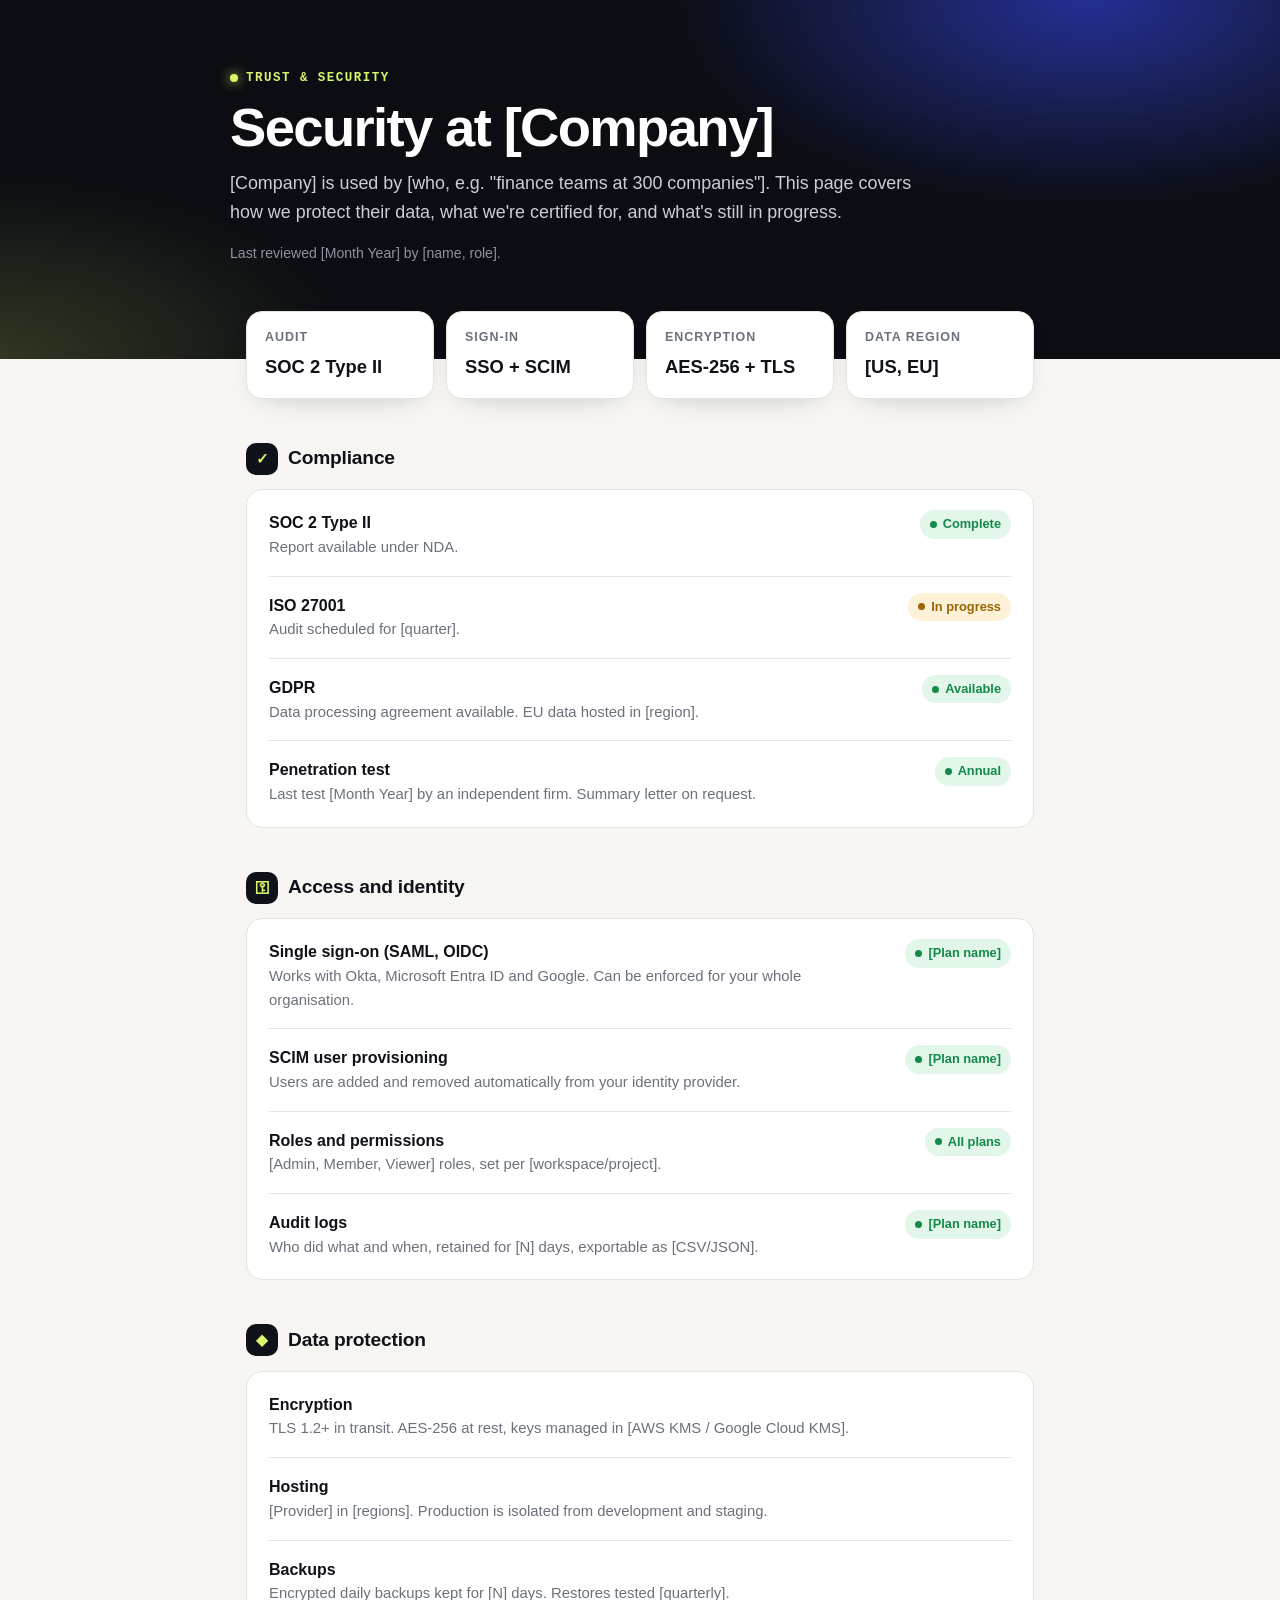
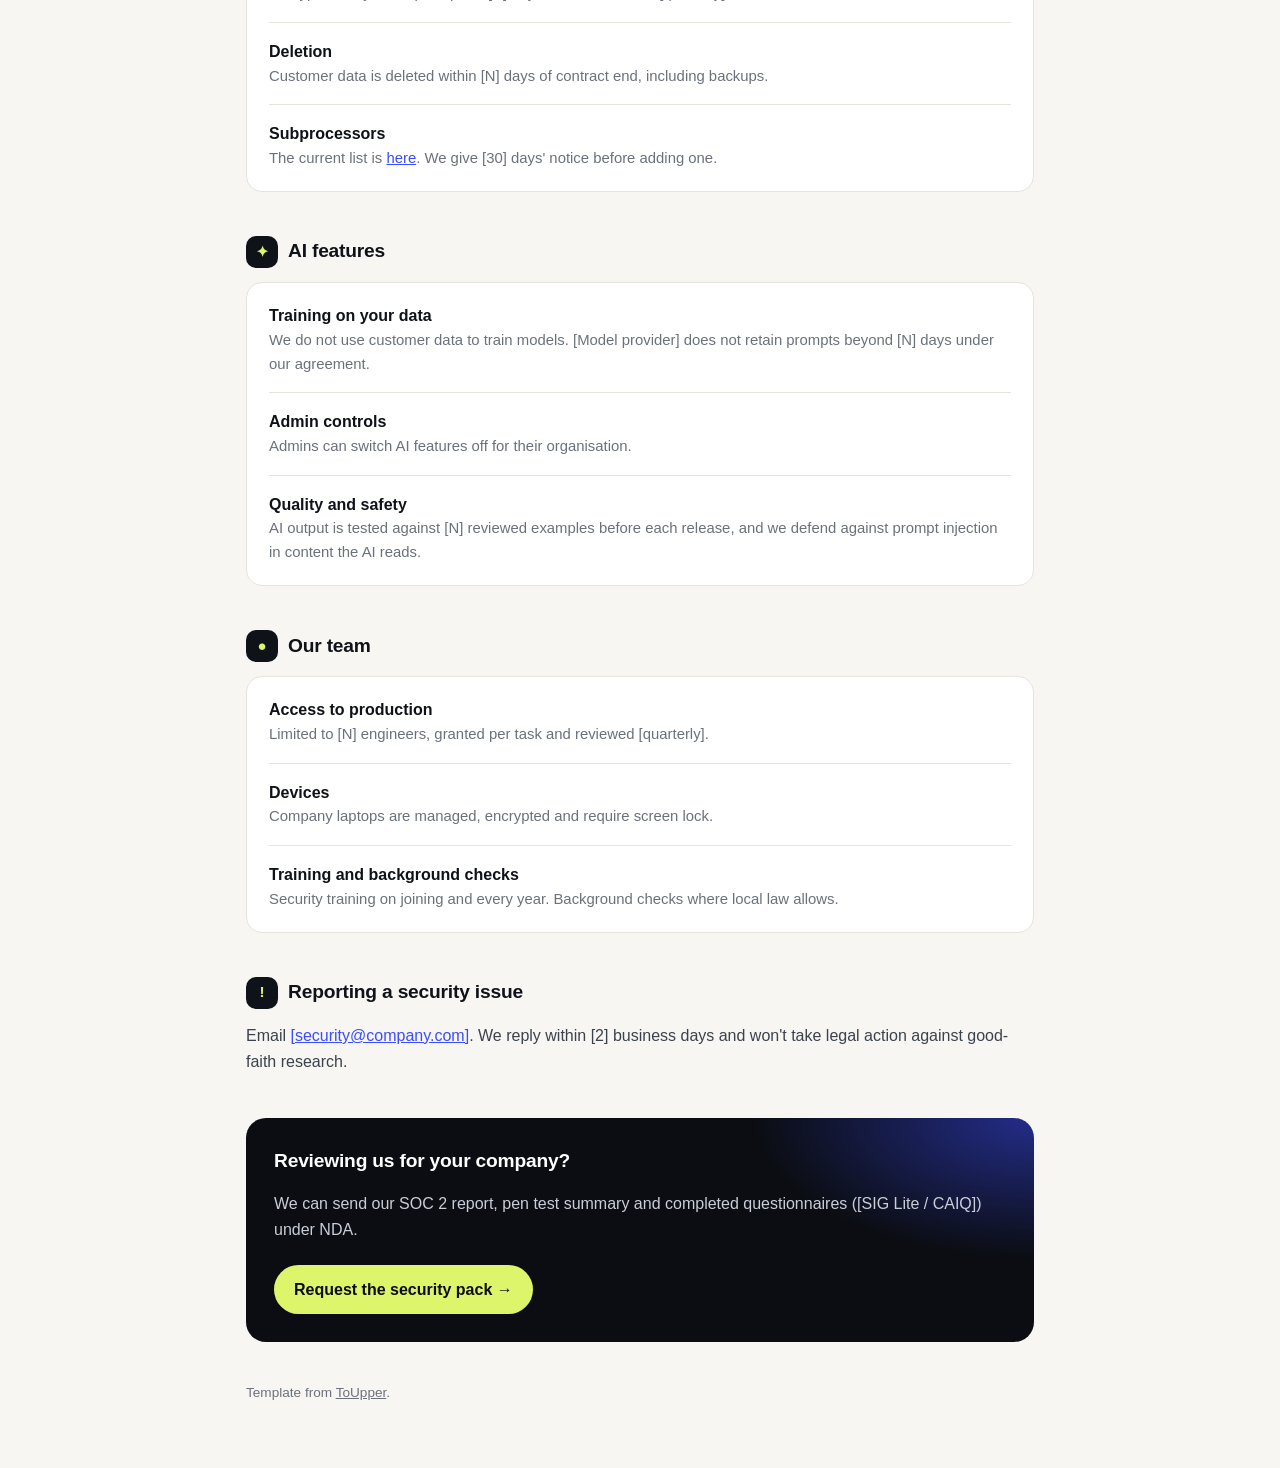
<file: growth/kits/security-page.html>
<!doctype html>
<!--
  Free security page template (ToUpper growth hack 12).

  One file, no build step, no tracking. Replace everything in [brackets],
  delete any section that isn't true for you yet, and publish it at
  /security. Leave a section out rather than overstating it: enterprise
  reviewers check.

  The small credit link at the bottom is optional. Keep it if the template
  saved you time.
-->
<html lang="en">
<head>
<meta charset="utf-8">
<meta name="viewport" content="width=device-width,initial-scale=1">
<meta name="color-scheme" content="light">
<title>Security at [Company]</title>
<meta name="description" content="How [Company] protects customer data: compliance, access control, encryption, AI data use and how to report an issue.">
<style>
  :root { --ink:#0f1218; --ink2:#3c424c; --muted:#6b717b; --line:#e7e4de; --bg:#f7f6f3; --paper:#fff;
          --ok:#138a4a; --ok-bg:#e3f6ea; --soon:#9a6400; --soon-bg:#fdf1d8; --accent:#3b4cff; --lime:#ddf56a; }
  * { box-sizing:border-box; }
  body { margin:0; background:var(--bg); color:var(--ink); font:16px/1.6 -apple-system, BlinkMacSystemFont, "Segoe UI", Helvetica, Arial, sans-serif; }
  .hero { color:#fff; padding:64px 16px 88px; background:
            radial-gradient(600px 300px at 85% 0%, rgba(59,76,255,.55), transparent 70%),
            radial-gradient(500px 260px at 0% 100%, rgba(221,245,106,.18), transparent 70%),
            #0b0d12; }
  .hero-in, main { max-width:820px; margin:0 auto; }
  main { padding:0 16px 64px; margin-top:-48px; }
  .eyebrow { display:inline-flex; align-items:center; gap:8px; font:600 .78rem/1 ui-monospace, Menlo, monospace; letter-spacing:.12em; text-transform:uppercase; color:var(--lime); }
  .eyebrow::before { content:""; width:8px; height:8px; border-radius:50%; background:var(--lime); box-shadow:0 0 12px var(--lime); }
  h1 { font-size:clamp(2.2rem, 6vw, 3.4rem); line-height:1.05; margin:.6rem 0 .8rem; letter-spacing:-.03em; }
  .lede { font-size:1.12rem; color:#c9ced8; max-width:40em; margin:0; }
  .updated { color:#8d94a1; font-size:.88rem; margin-top:1rem; }
  .glance { display:grid; grid-template-columns:repeat(auto-fit, minmax(150px, 1fr)); gap:12px; }
  .tile { background:var(--paper); border:1px solid var(--line); border-radius:16px; padding:16px 18px; box-shadow:0 10px 30px -18px rgba(15,18,24,.35); }
  .tile small { display:block; color:var(--muted); font-size:.78rem; text-transform:uppercase; letter-spacing:.08em; font-weight:600; }
  .tile b { display:block; font-size:1.15rem; margin-top:4px; }
  h2 { display:flex; align-items:center; gap:10px; font-size:1.2rem; margin:2.75rem 0 .9rem; letter-spacing:-.01em; }
  h2 span { display:grid; place-items:center; width:32px; height:32px; border-radius:10px; background:var(--ink); color:var(--lime); font-size:.95rem; }
  p { color:var(--ink2); margin:.4rem 0; }
  a { color:var(--accent); }
  .card { background:var(--paper); border:1px solid var(--line); border-radius:16px; padding:4px 22px; }
  .row { display:flex; gap:16px; justify-content:space-between; align-items:flex-start; padding:16px 0; border-top:1px solid var(--line); }
  .row:first-child { border-top:0; }
  .row b { font-weight:650; }
  .row span.note { display:block; color:var(--muted); font-size:.93rem; }
  .st { flex:none; display:inline-flex; align-items:center; gap:6px; font-size:.8rem; font-weight:650; white-space:nowrap; padding:4px 10px; border-radius:999px; }
  .st::before { content:""; width:7px; height:7px; border-radius:50%; background:currentColor; }
  .st.ok { color:var(--ok); background:var(--ok-bg); } .st.soon { color:var(--soon); background:var(--soon-bg); }
  .pack { margin-top:2.75rem; padding:28px; border-radius:20px; color:#fff; background:
            radial-gradient(400px 200px at 100% 0%, rgba(59,76,255,.5), transparent 70%), #0b0d12; }
  .pack h2 { margin-top:0; color:#fff; } .pack p { color:#c9ced8; }
  .cta { display:inline-block; margin-top:1rem; padding:12px 20px; border-radius:999px; background:var(--lime); color:#0b0d12; text-decoration:none; font-weight:700; }
  .cta:hover { filter:brightness(1.05); }
  footer { margin-top:2.5rem; color:var(--muted); font-size:.85rem; }
  footer a { color:var(--muted); }
  @media (max-width:520px) { .row { flex-direction:column; gap:8px; } }
</style>
</head>
<body>
<header class="hero"><div class="hero-in">
  <span class="eyebrow">Trust &amp; security</span>
  <h1>Security at [Company]</h1>
  <p class="lede">[Company] is used by [who, e.g. "finance teams at 300 companies"]. This page covers how we protect their data, what we're certified for, and what's still in progress.</p>
  <p class="updated">Last reviewed [Month Year] by [name, role].</p>
</div></header>

<main>
  <!-- At a glance: keep these four in step with the sections below. -->
  <div class="glance">
    <div class="tile"><small>Audit</small><b>SOC 2 Type II</b></div>
    <div class="tile"><small>Sign-in</small><b>SSO + SCIM</b></div>
    <div class="tile"><small>Encryption</small><b>AES-256 + TLS</b></div>
    <div class="tile"><small>Data region</small><b>[US, EU]</b></div>
  </div>

  <h2><span>✓</span>Compliance</h2>
  <div class="card">
    <div class="row"><div><b>SOC 2 Type II</b><span class="note">Report available under NDA.</span></div><span class="st ok">Complete</span></div>
    <!-- If you're not there yet, say so plainly: -->
    <div class="row"><div><b>ISO 27001</b><span class="note">Audit scheduled for [quarter].</span></div><span class="st soon">In progress</span></div>
    <div class="row"><div><b>GDPR</b><span class="note">Data processing agreement available. EU data hosted in [region].</span></div><span class="st ok">Available</span></div>
    <div class="row"><div><b>Penetration test</b><span class="note">Last test [Month Year] by an independent firm. Summary letter on request.</span></div><span class="st ok">Annual</span></div>
  </div>

  <h2><span>⚿</span>Access and identity</h2>
  <div class="card">
    <div class="row"><div><b>Single sign-on (SAML, OIDC)</b><span class="note">Works with Okta, Microsoft Entra ID and Google. Can be enforced for your whole organisation.</span></div><span class="st ok">[Plan name]</span></div>
    <div class="row"><div><b>SCIM user provisioning</b><span class="note">Users are added and removed automatically from your identity provider.</span></div><span class="st ok">[Plan name]</span></div>
    <div class="row"><div><b>Roles and permissions</b><span class="note">[Admin, Member, Viewer] roles, set per [workspace/project].</span></div><span class="st ok">All plans</span></div>
    <div class="row"><div><b>Audit logs</b><span class="note">Who did what and when, retained for [N] days, exportable as [CSV/JSON].</span></div><span class="st ok">[Plan name]</span></div>
  </div>

  <h2><span>◆</span>Data protection</h2>
  <div class="card">
    <div class="row"><div><b>Encryption</b><span class="note">TLS 1.2+ in transit. AES-256 at rest, keys managed in [AWS KMS / Google Cloud KMS].</span></div></div>
    <div class="row"><div><b>Hosting</b><span class="note">[Provider] in [regions]. Production is isolated from development and staging.</span></div></div>
    <div class="row"><div><b>Backups</b><span class="note">Encrypted daily backups kept for [N] days. Restores tested [quarterly].</span></div></div>
    <div class="row"><div><b>Deletion</b><span class="note">Customer data is deleted within [N] days of contract end, including backups.</span></div></div>
    <div class="row"><div><b>Subprocessors</b><span class="note">The current list is <a href="[link]">here</a>. We give [30] days' notice before adding one.</span></div></div>
  </div>

  <!-- Delete this section if your product has no AI features. Buyers now ask these three questions in almost every review. -->
  <h2><span>✦</span>AI features</h2>
  <div class="card">
    <div class="row"><div><b>Training on your data</b><span class="note">We do not use customer data to train models. [Model provider] does not retain prompts beyond [N] days under our agreement.</span></div></div>
    <div class="row"><div><b>Admin controls</b><span class="note">Admins can switch AI features off for their organisation.</span></div></div>
    <div class="row"><div><b>Quality and safety</b><span class="note">AI output is tested against [N] reviewed examples before each release, and we defend against prompt injection in content the AI reads.</span></div></div>
  </div>

  <h2><span>●</span>Our team</h2>
  <div class="card">
    <div class="row"><div><b>Access to production</b><span class="note">Limited to [N] engineers, granted per task and reviewed [quarterly].</span></div></div>
    <div class="row"><div><b>Devices</b><span class="note">Company laptops are managed, encrypted and require screen lock.</span></div></div>
    <div class="row"><div><b>Training and background checks</b><span class="note">Security training on joining and every year. Background checks where local law allows.</span></div></div>
  </div>

  <h2><span>!</span>Reporting a security issue</h2>
  <p>Email <a href="mailto:[security@company.com]">[security@company.com]</a>. We reply within [2] business days and won't take legal action against good-faith research.</p>

  <section class="pack">
    <h2>Reviewing us for your company?</h2>
    <p>We can send our SOC 2 report, pen test summary and completed questionnaires ([SIG Lite / CAIQ]) under NDA.</p>
    <a class="cta" href="mailto:[security@company.com]?subject=Security%20review">Request the security pack →</a>
  </section>

  <footer>
    Template from <a href="https://toupper.vercel.app/what?utm_source=security_page&amp;utm_medium=template&amp;utm_campaign=h12_template">ToUpper</a>.
  </footer>
</main>
</body>
</html>
</file>
